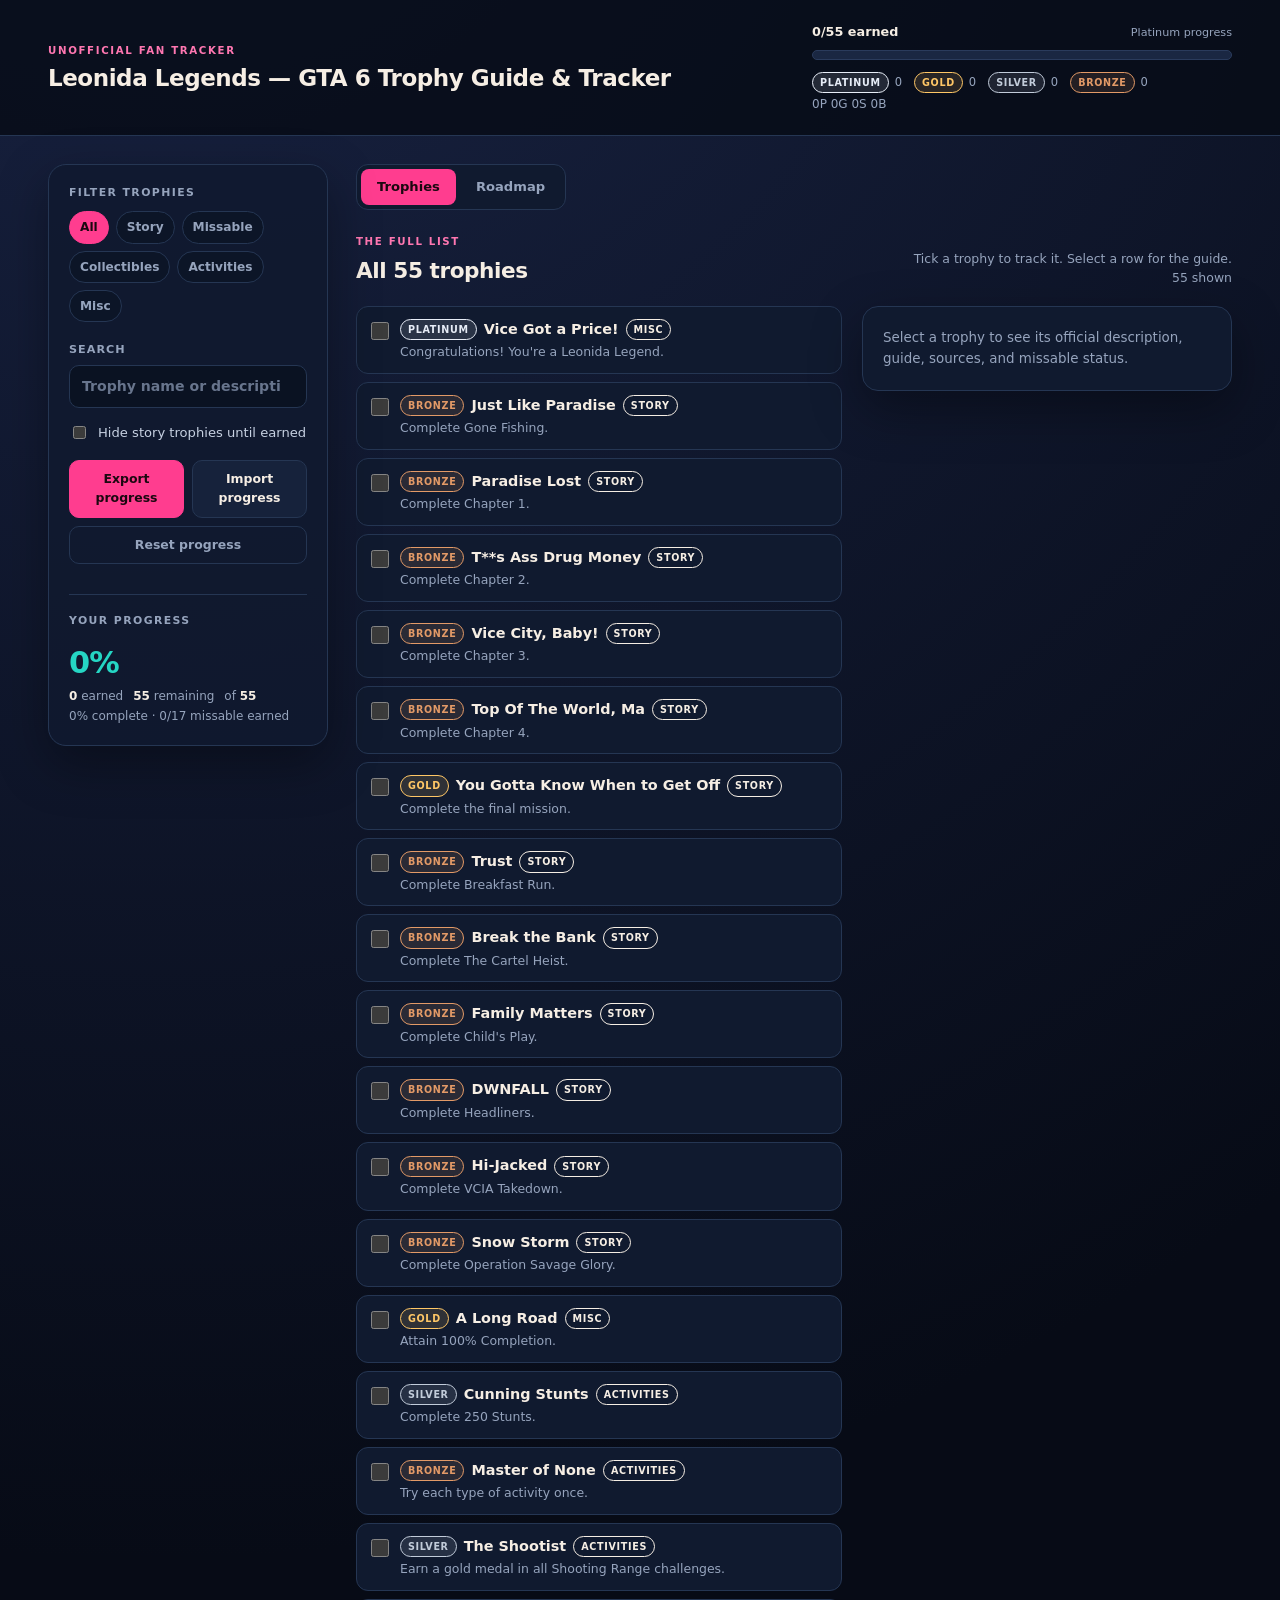
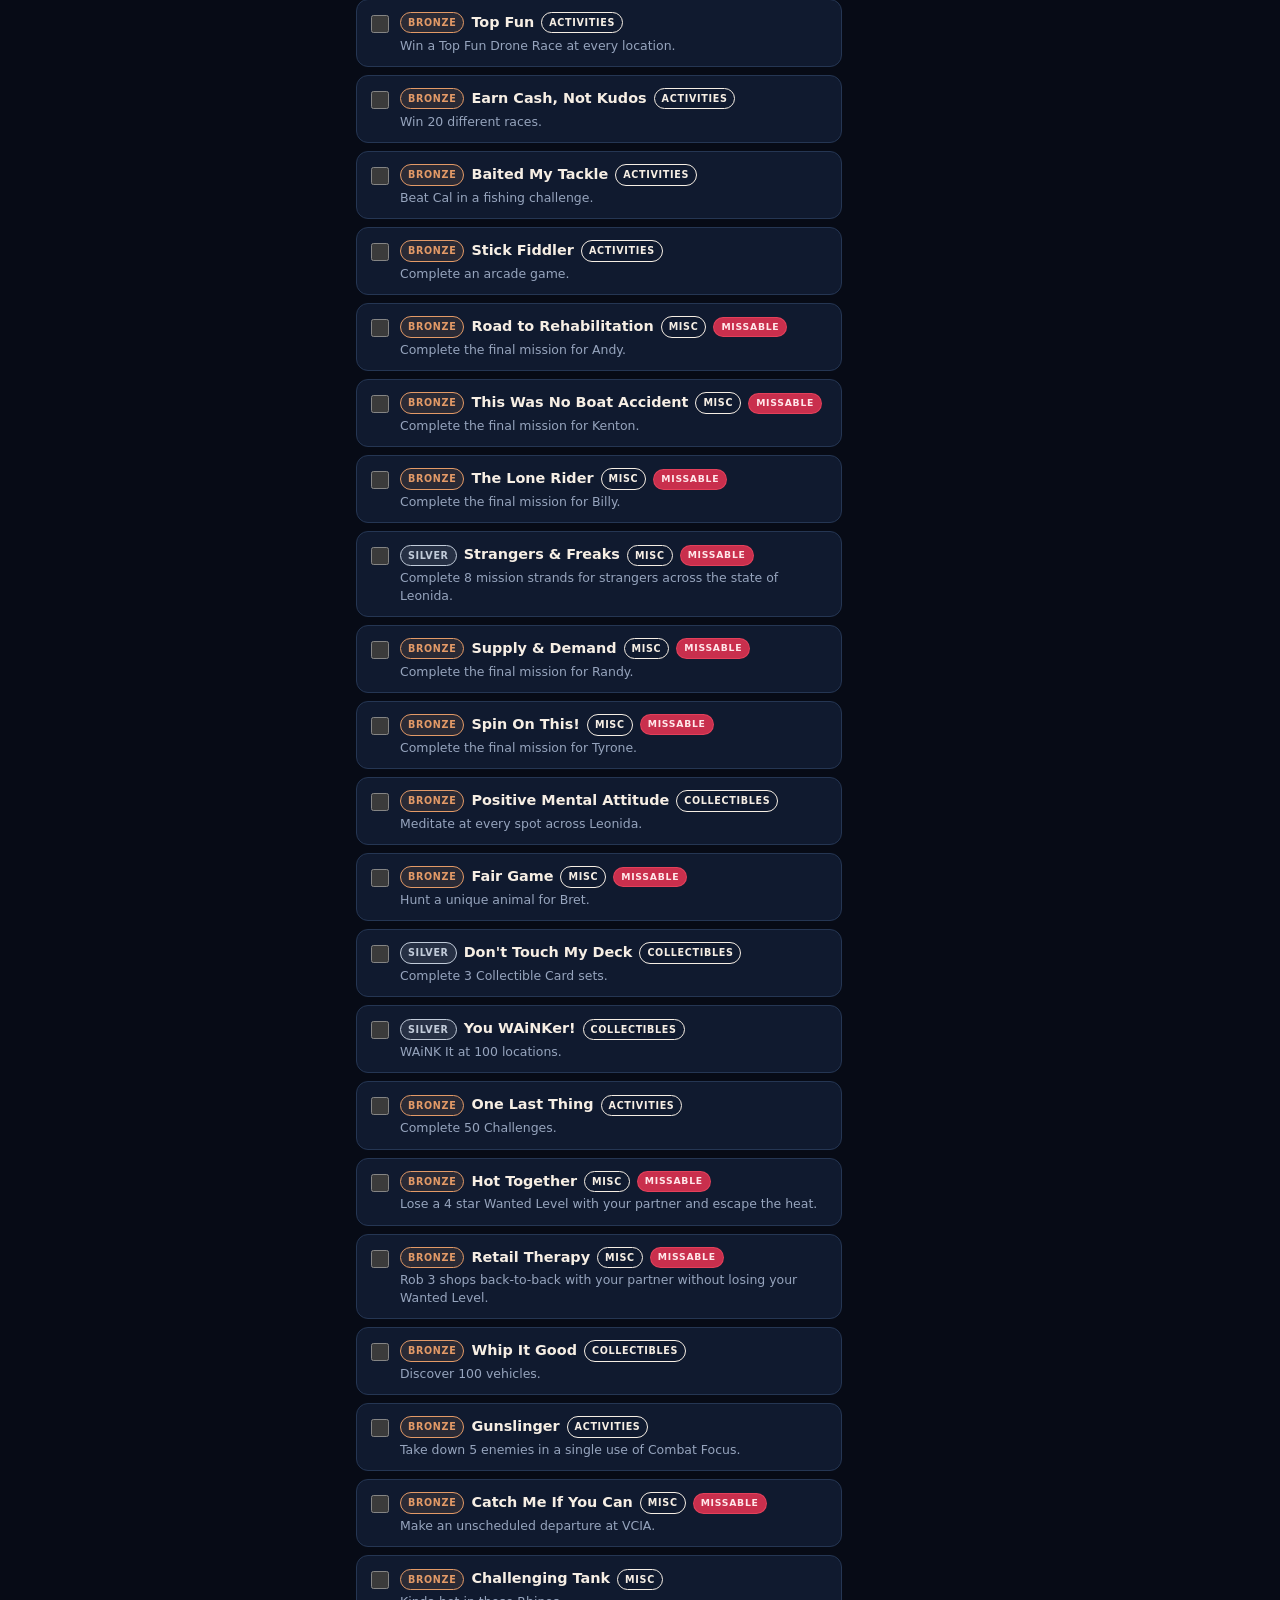
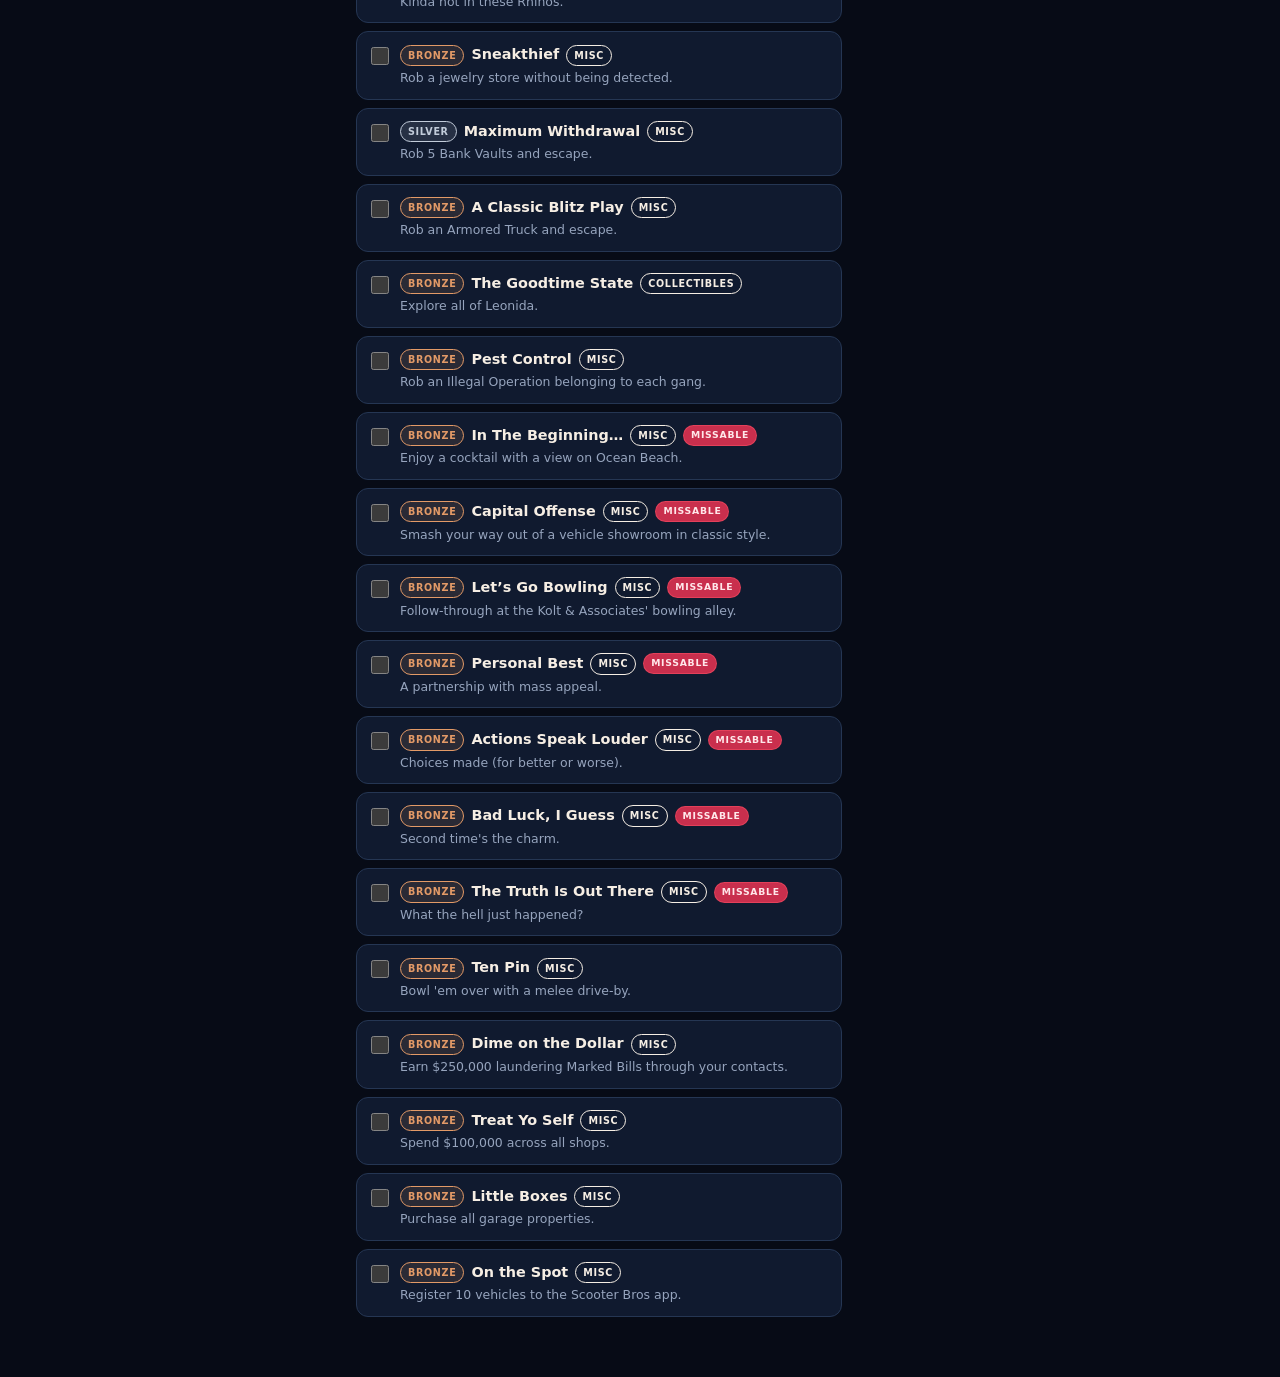
<file: app/index.html>
<!doctype html>
<html lang="en">
<head>
<meta charset="utf-8">
<meta name="viewport" content="width=device-width, initial-scale=1">
<meta name="color-scheme" content="dark">
<title>Leonida Legends — GTA 6 Trophy Guide &amp; Tracker</title>
<link rel="stylesheet" href="style.css">
</head>
<body>
<header class="topbar">
  <div class="brand">
    <p class="eyebrow">Unofficial fan tracker</p>
    <h1>Leonida Legends — GTA 6 Trophy Guide &amp; Tracker</h1>
  </div>
  <div class="progress-panel">
    <div class="progress-heading">
      <span id="progress-text">0/55 earned</span>
      <span class="progress-note">Platinum progress</span>
    </div>
    <div class="progress-track" id="progress-bar" role="progressbar" aria-label="Trophies earned" aria-valuemin="0" aria-valuemax="55" aria-valuenow="0">
      <div class="progress-fill" id="progress-fill"></div>
    </div>
    <ul class="grade-tally" aria-label="Trophies earned by grade">
      <li><span class="grade-badge grade-platinum">Platinum</span><span id="count-platinum">0</span></li>
      <li><span class="grade-badge grade-gold">Gold</span><span id="count-gold">0</span></li>
      <li><span class="grade-badge grade-silver">Silver</span><span id="count-silver">0</span></li>
      <li><span class="grade-badge grade-bronze">Bronze</span><span id="count-bronze">0</span></li>
    </ul>
  </div>
</header>

<div class="layout">
  <aside class="sidebar" aria-label="Trophy filters and progress controls">
    <section class="sidebar-section" aria-labelledby="filter-heading">
      <h2 id="filter-heading">Filter trophies</h2>
      <div class="filters" role="group" aria-label="Filter by trophy type">
        <button class="filter-btn" type="button" data-kind="all" aria-pressed="true">All</button>
        <button class="filter-btn" type="button" data-kind="story" aria-pressed="false">Story</button>
        <button class="filter-btn" type="button" data-kind="missable" aria-pressed="false">Missable</button>
        <button class="filter-btn" type="button" data-kind="collectibles" aria-pressed="false">Collectibles</button>
        <button class="filter-btn" type="button" data-kind="activities" aria-pressed="false">Activities</button>
        <button class="filter-btn" type="button" data-kind="misc" aria-pressed="false">Misc</button>
      </div>
    </section>

    <label class="field" for="search">
      <span>Search</span>
      <input id="search" type="search" placeholder="Trophy name or description" autocomplete="off">
    </label>

    <label class="check-row" for="spoiler-toggle">
      <input id="spoiler-toggle" type="checkbox">
      <span>Hide story trophies until earned</span>
    </label>

    <div class="sidebar-actions">
      <button class="btn btn-primary" id="export-btn" type="button">Export progress</button>
      <button class="btn" id="import-btn" type="button">Import progress</button>
      <input class="visually-hidden" id="import-file" type="file" accept="application/json,.json" aria-label="Choose a progress file to import">
      <button class="btn btn-quiet" id="reset-btn" type="button">Reset progress</button>
    </div>

    <section class="sidebar-summary" aria-labelledby="summary-heading">
      <h2 id="summary-heading">Your progress</h2>
      <p class="summary-percent" id="summary-percent">0%</p>
      <p class="summary-counts">
        <span><strong id="summary-earned">0</strong> earned</span>
        <span><strong id="summary-remaining">55</strong> remaining</span>
        <span>of <strong id="summary-total">55</strong></span>
      </p>
    </section>
  </aside>

  <main class="main" id="main-content">
    <nav class="view-tabs" role="tablist" aria-label="Guide views">
      <button class="tab-btn" id="tab-trophies" type="button" role="tab" aria-selected="true" aria-controls="view-trophies" data-view="trophies">Trophies</button>
      <button class="tab-btn" id="tab-roadmap" type="button" role="tab" aria-selected="false" aria-controls="view-roadmap" data-view="roadmap">Roadmap</button>
    </nav>

    <section id="view-trophies" role="tabpanel" aria-labelledby="tab-trophies">
      <div class="view-heading">
        <div>
          <p class="eyebrow">The full list</p>
          <h2>All 55 trophies</h2>
        </div>
        <p class="view-hint">Tick a trophy to track it. Select a row for the guide.</p>
      </div>

      <div class="trophy-layout">
        <ul class="trophy-list" id="trophy-list" aria-label="Trophy checklist"></ul>

        <aside class="trophy-detail" id="trophy-detail" aria-label="Trophy details" aria-live="polite">
          <p class="detail-empty" id="detail-empty">Select a trophy to see its official description, guide, sources, and missable status.</p>
          <article id="detail-content" hidden>
            <div class="detail-heading">
              <span class="grade-badge" id="detail-grade">Bronze</span>
              <span class="missable" id="detail-missable" hidden>Missable</span>
            </div>
            <h2 id="detail-name"></h2>
            <p class="detail-description" id="detail-description"></p>
            <section class="detail-section">
              <h3>Guide</h3>
              <div id="detail-guide"></div>
            </section>
            <section class="detail-section">
              <h3>Sources</h3>
              <ul class="detail-sources" id="detail-sources"></ul>
            </section>
          </article>
        </aside>
      </div>
    </section>

    <section id="view-roadmap" role="tabpanel" aria-labelledby="tab-roadmap" hidden>
      <div class="view-heading">
        <div>
          <p class="eyebrow">The long way around</p>
          <h2>Roadmap to the Platinum</h2>
        </div>
        <p class="view-hint">A stage-by-stage plan built for a clean single playthrough.</p>
      </div>
      <div class="roadmap-stages" id="roadmap-stages"></div>
    </section>
  </main>
</div>

<script src="app.js" type="module"></script>
</body>
</html>
</file>
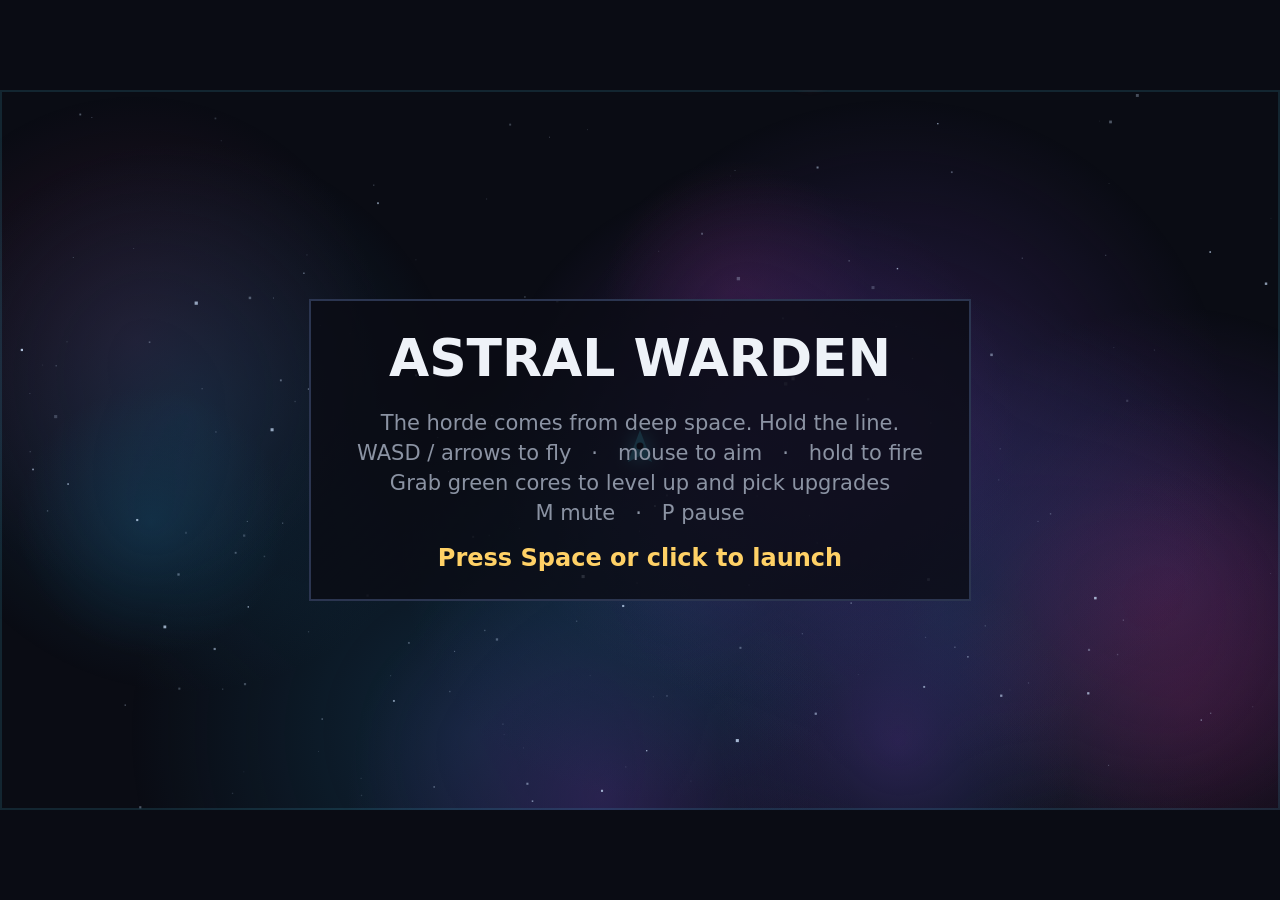
<file: game/index.html>
<!doctype html>
<html lang="en">
<head>
<meta charset="utf-8">
<meta name="viewport" content="width=device-width, initial-scale=1">
<title>Astral Warden</title>
<style>
  html, body { margin: 0; height: 100%; overflow: hidden; background: #0a0c14; }
  #game { position: fixed; inset: 0; width: 100%; height: 100%; display: block; touch-action: none; cursor: crosshair; }
  /* Read aloud, never shown: the status line screen readers announce. */
  #status { position: absolute; width: 1px; height: 1px; overflow: hidden; clip-path: inset(50%); white-space: nowrap; }
</style>
</head>
<body>
<canvas id="game" aria-label="Astral Warden: fly with WASD, aim with the mouse, hold to fire, hold the line against the horde"></canvas>
<p id="status" role="status" aria-live="polite"></p>
<script type="module" src="./src/main.js"></script>
</body>
</html>
</file>
<file: app/style.css>
:root {
  --bg: #070b16; --bg-soft: #0b1222; --surface: #101a2f; --surface-2: #16223b;
  --border: #253653; --text: #f6eee4; --muted: #96a4bd; --pink: #ff3d8f;
  --pink-soft: #ff77b1; --teal: #25d6c4; --amber: #ffb648; --danger: #ff5368;
  --shadow: 0 18px 50px rgba(0, 0, 0, 0.35);
}

* { box-sizing: border-box; }
[hidden] { display: none !important; }

body {
  margin: 0; min-height: 100vh; color: var(--text); line-height: 1.5;
  font-family: ui-sans-serif, system-ui, -apple-system, "Segoe UI", Roboto, Helvetica, Arial, sans-serif;
  background: radial-gradient(circle at 12% -8%, #1a2547 0, transparent 38%), var(--bg);
  -webkit-font-smoothing: antialiased;
}

h1, h2, h3, p { margin-top: 0; }
a { color: var(--teal); }
button, input { font: inherit; }
:focus-visible { outline: 2px solid var(--teal); outline-offset: 2px; }
::selection { color: #160914; background: var(--pink-soft); }

.visually-hidden {
  position: absolute; width: 1px; height: 1px; padding: 0; margin: -1px;
  overflow: hidden; clip: rect(0 0 0 0); white-space: nowrap; border: 0;
}

.topbar {
  display: flex; align-items: center; justify-content: space-between; gap: 32px;
  padding: 22px clamp(18px, 4vw, 48px); border-bottom: 1px solid var(--border);
  background: rgba(7, 11, 22, 0.82);
}
.brand h1 {
  margin: 0; max-width: 720px; font-size: clamp(1.1rem, 1.8vw, 1.5rem);
  line-height: 1.25; letter-spacing: -0.02em;
}
.eyebrow {
  margin: 0 0 6px; color: var(--pink-soft); font-size: 0.64rem;
  font-weight: 750; letter-spacing: 0.16em; text-transform: uppercase;
}
.progress-panel { flex: 0 1 420px; width: min(420px, 100%); }
.progress-heading {
  display: flex; align-items: baseline; justify-content: space-between;
  gap: 12px; font-size: 0.8rem; font-weight: 650;
}
.progress-note { color: var(--muted); font-size: 0.7rem; font-weight: 500; }
.progress-track {
  height: 10px; margin: 8px 0 12px; overflow: hidden; border: 1px solid #2a3b5c;
  border-radius: 999px; background: #1a2742;
}
.progress-fill {
  width: 0; height: 100%; border-radius: inherit; background: var(--pink);
  box-shadow: 0 0 18px rgba(255, 61, 143, 0.55); transition: width 0.35s ease;
}
.grade-tally {
  display: flex; flex-wrap: wrap; gap: 6px 12px; margin: 0; padding: 0;
  list-style: none; color: var(--muted); font-size: 0.72rem;
}
.grade-tally li { display: flex; align-items: center; gap: 6px; }

.grade-badge {
  display: inline-flex; align-items: center; padding: 2px 7px;
  border: 1px solid currentColor; border-radius: 999px; font-size: 0.6rem;
  font-weight: 750; letter-spacing: 0.07em; line-height: 1.6;
  text-transform: uppercase; white-space: nowrap;
}
.grade-platinum { color: #e7edf7; background: rgba(231, 237, 247, 0.12); }
.grade-gold { color: #ffc766; background: rgba(255, 199, 102, 0.13); }
.grade-silver { color: #c2ccda; background: rgba(194, 204, 218, 0.12); }
.grade-bronze { color: #e39a67; background: rgba(227, 154, 103, 0.12); }

.layout {
  display: grid; grid-template-columns: 280px minmax(0, 1fr); gap: 28px;
  max-width: 1560px; margin: 0 auto; padding: 28px clamp(18px, 4vw, 48px) 60px;
}
.sidebar {
  align-self: start; position: sticky; top: 28px; max-height: calc(100vh - 56px);
  padding: 20px; overflow: auto; border: 1px solid var(--border);
  border-radius: 18px; background: rgba(16, 26, 47, 0.88); box-shadow: var(--shadow);
}
.sidebar-section { margin-bottom: 20px; }
.sidebar h2 {
  margin: 0 0 10px; color: var(--muted); font-size: 0.68rem;
  letter-spacing: 0.13em; text-transform: uppercase;
}

.filters { display: flex; flex-wrap: wrap; gap: 7px; }
.filter-btn {
  padding: 6px 10px; border: 1px solid var(--border); border-radius: 999px;
  color: var(--muted); background: #0c1527; font-size: 0.76rem;
  font-weight: 600; cursor: pointer;
  transition: color 0.15s, border-color 0.15s, background 0.15s;
}
.filter-btn:hover { color: var(--text); border-color: var(--pink-soft); }
.filter-btn[aria-pressed="true"], .filter-btn.is-active {
  color: #1b0810; border-color: var(--pink); background: var(--pink); font-weight: 750;
}

.field {
  display: block; margin-bottom: 16px; color: var(--muted); font-size: 0.7rem;
  font-weight: 650; letter-spacing: 0.09em; text-transform: uppercase;
}
.field input {
  width: 100%; margin-top: 6px; padding: 10px 12px; border: 1px solid var(--border);
  border-radius: 10px; color: var(--text); background: #0a1222; font-size: 0.88rem;
  letter-spacing: normal; text-transform: none;
}
.field input::placeholder { color: #68758d; }

.check-row {
  display: flex; align-items: flex-start; gap: 9px; margin-bottom: 18px;
  color: #c7d1e2; font-size: 0.82rem; line-height: 1.35; cursor: pointer;
}
.check-row input { flex: none; margin-top: 2px; accent-color: var(--pink); }

.sidebar-actions { display: grid; grid-template-columns: 1fr 1fr; gap: 8px; }
.btn {
  padding: 9px 10px; border: 1px solid var(--border); border-radius: 10px;
  color: var(--text); background: var(--surface-2); font-size: 0.78rem;
  font-weight: 650; cursor: pointer;
  transition: border-color 0.15s, background 0.15s, color 0.15s;
}
.btn:hover { border-color: var(--pink-soft); }
.btn-primary { color: #1b0810; border-color: var(--pink); background: var(--pink); }
.btn-primary:hover { background: var(--pink-soft); }
.btn-quiet { grid-column: 1 / -1; color: var(--muted); background: transparent; }
.btn-quiet:hover { color: var(--danger); border-color: var(--danger); }

.sidebar-summary { margin-top: 20px; padding-top: 18px; border-top: 1px solid var(--border); }
.summary-percent {
  margin: 0; color: var(--teal); font-size: 1.9rem;
  font-weight: 800; letter-spacing: -0.03em;
}
.summary-counts {
  display: flex; flex-wrap: wrap; gap: 4px 10px; margin: 2px 0 0;
  color: var(--muted); font-size: 0.75rem;
}
.summary-counts strong { color: var(--text); }

.main { min-width: 0; }
.view-tabs {
  display: inline-flex; gap: 4px; margin-bottom: 24px; padding: 4px;
  border: 1px solid var(--border); border-radius: 12px; background: var(--surface);
}
.tab-btn {
  padding: 8px 16px; border: 0; border-radius: 8px; color: var(--muted);
  background: transparent; font-size: 0.82rem; font-weight: 650; cursor: pointer;
}
.tab-btn:hover { color: var(--text); }
.tab-btn[aria-selected="true"] { color: #1b0810; background: var(--pink); }
.view-heading {
  display: flex; align-items: end; justify-content: space-between;
  gap: 20px; margin-bottom: 18px;
}
.view-heading h2 { margin: 0; font-size: 1.35rem; letter-spacing: -0.02em; }
.view-hint {
  max-width: 320px; margin: 0; color: var(--muted);
  font-size: 0.78rem; text-align: right;
}

.trophy-layout {
  display: grid; grid-template-columns: minmax(0, 1fr) 370px;
  gap: 20px; align-items: start;
}
.trophy-list {
  display: flex; flex-direction: column; gap: 8px; margin: 0;
  padding: 0; list-style: none;
}
.trophy-item {
  display: flex; align-items: flex-start; gap: 11px; padding: 12px 14px;
  border: 1px solid var(--border); border-radius: 12px; background: var(--surface);
  cursor: pointer; transition: transform 0.15s, border-color 0.15s, background 0.15s;
}
.trophy-item:hover {
  border-color: rgba(255, 61, 143, 0.55); transform: translateY(-1px);
}
.trophy-item[aria-current="true"], .trophy-item.selected {
  border-color: var(--teal); box-shadow: inset 0 0 0 1px var(--teal);
}
.trophy-item.earned { background: rgba(37, 214, 196, 0.06); }
.trophy-item.earned .trophy-name {
  color: #a9c9c3; text-decoration: line-through; text-decoration-thickness: 1px;
}
.trophy-check {
  flex: none; width: 18px; height: 18px; margin: 3px 0 0;
  accent-color: var(--teal); cursor: pointer;
}
.trophy-content { flex: 1; min-width: 0; }
.trophy-heading { display: flex; flex-wrap: wrap; align-items: center; gap: 7px; }
.trophy-name { color: var(--text); font-size: 0.9rem; font-weight: 650; }
.trophy-desc { margin: 3px 0 0; color: var(--muted); font-size: 0.78rem; line-height: 1.4; }

.missable {
  display: inline-flex; align-items: center; padding: 2px 7px;
  border: 1px solid rgba(255, 83, 104, 0.5); border-radius: 999px;
  color: #ffe7ea; background: #c92f4d; font-size: 0.58rem; font-weight: 750;
  letter-spacing: 0.08em; line-height: 1.6; text-transform: uppercase;
  white-space: nowrap;
}

.trophy-detail {
  position: sticky; top: 28px; max-height: calc(100vh - 56px); padding: 20px;
  overflow: auto; border: 1px solid var(--border); border-radius: 16px;
  background: var(--surface); box-shadow: var(--shadow);
}
.detail-empty { margin: 0; color: var(--muted); font-size: 0.84rem; line-height: 1.6; }
.detail-heading {
  display: flex; flex-wrap: wrap; align-items: center; gap: 8px; margin-bottom: 8px;
}
#detail-name { margin: 0 0 6px; font-size: 1.2rem; line-height: 1.25; }
.detail-description {
  margin-bottom: 16px; color: #d8dfec; font-size: 0.84rem; line-height: 1.55;
}
.detail-section {
  margin-top: 16px; padding-top: 14px; border-top: 1px solid var(--border);
}
.detail-section h3 {
  margin: 0 0 8px; color: var(--teal); font-size: 0.66rem;
  letter-spacing: 0.13em; text-transform: uppercase;
}
#detail-guide { color: #c7d1e2; font-size: 0.82rem; line-height: 1.6; white-space: pre-line; }
.detail-sources {
  margin: 0; padding-left: 1.1rem; color: var(--muted);
  font-size: 0.78rem; line-height: 1.5;
}
.detail-sources li + li { margin-top: 4px; }

.roadmap-stages {
  display: grid; grid-template-columns: repeat(auto-fit, minmax(260px, 1fr)); gap: 14px;
}
.stage-card {
  padding: 18px; border: 1px solid var(--border); border-left: 3px solid var(--amber);
  border-radius: 12px; background: var(--surface); box-shadow: 0 10px 28px rgba(0, 0, 0, 0.22);
}
.stage-card h3 { margin: 0 0 6px; color: var(--text); font-size: 0.92rem; }
.stage-card p { margin: 0 0 10px; color: var(--muted); font-size: 0.78rem; line-height: 1.55; }
.stage-card ul {
  margin: 0; padding-left: 1.1rem; color: #c7d1e2; font-size: 0.78rem; line-height: 1.5;
}
.stage-card li + li { margin-top: 4px; }

@media (max-width: 1080px) {
  .trophy-layout { grid-template-columns: minmax(0, 1fr) 330px; }
}

@media (max-width: 960px) {
  .layout { grid-template-columns: 1fr; }
  .sidebar { position: static; max-height: none; }
  .trophy-layout { grid-template-columns: 1fr; }
  .trophy-detail { position: static; max-height: none; }
}

@media (max-width: 720px) {
  .topbar { flex-direction: column; align-items: flex-start; gap: 18px; padding: 18px; }
  .progress-panel { flex: none; width: 100%; }
  .layout { gap: 20px; padding: 20px 16px 48px; }
  .view-heading { flex-direction: column; align-items: flex-start; gap: 6px; }
  .view-hint { max-width: none; text-align: left; }
  .sidebar-actions { grid-template-columns: 1fr; }
  .btn-quiet { grid-column: auto; }
}
</file>
